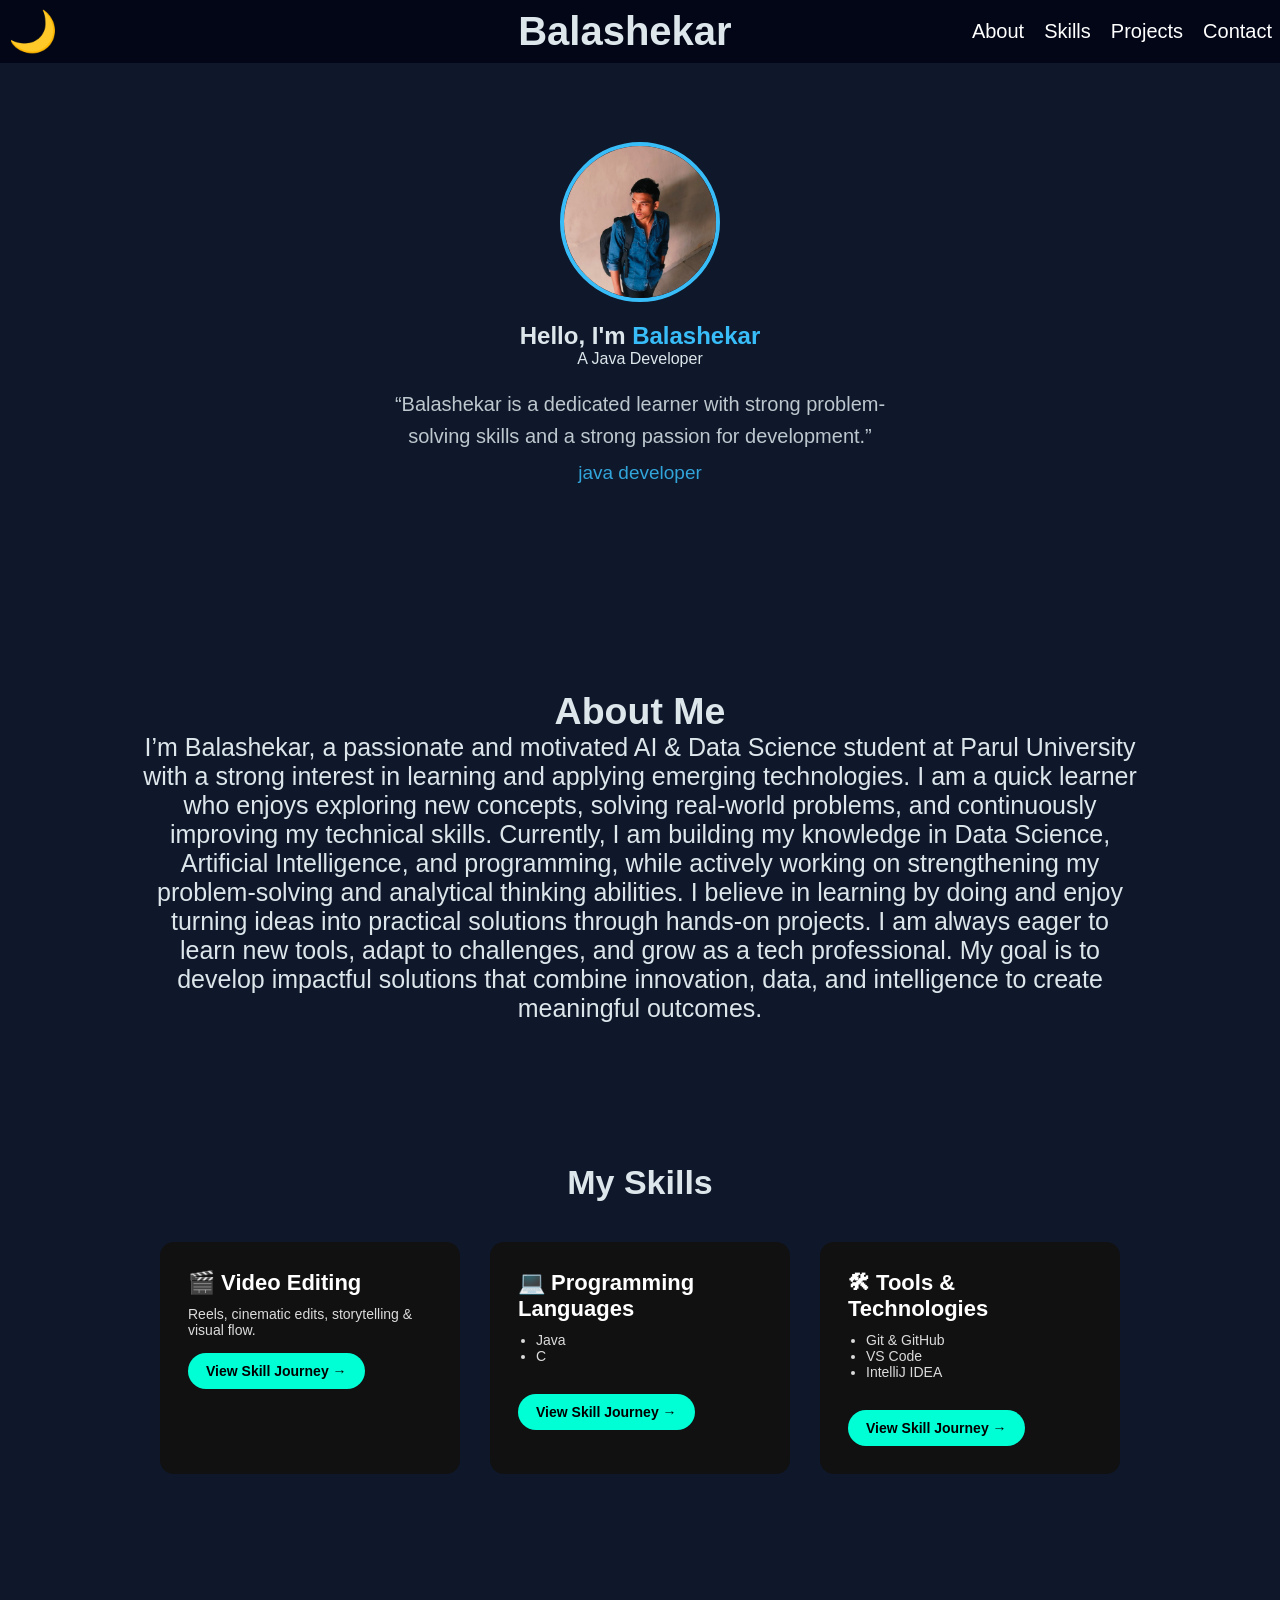
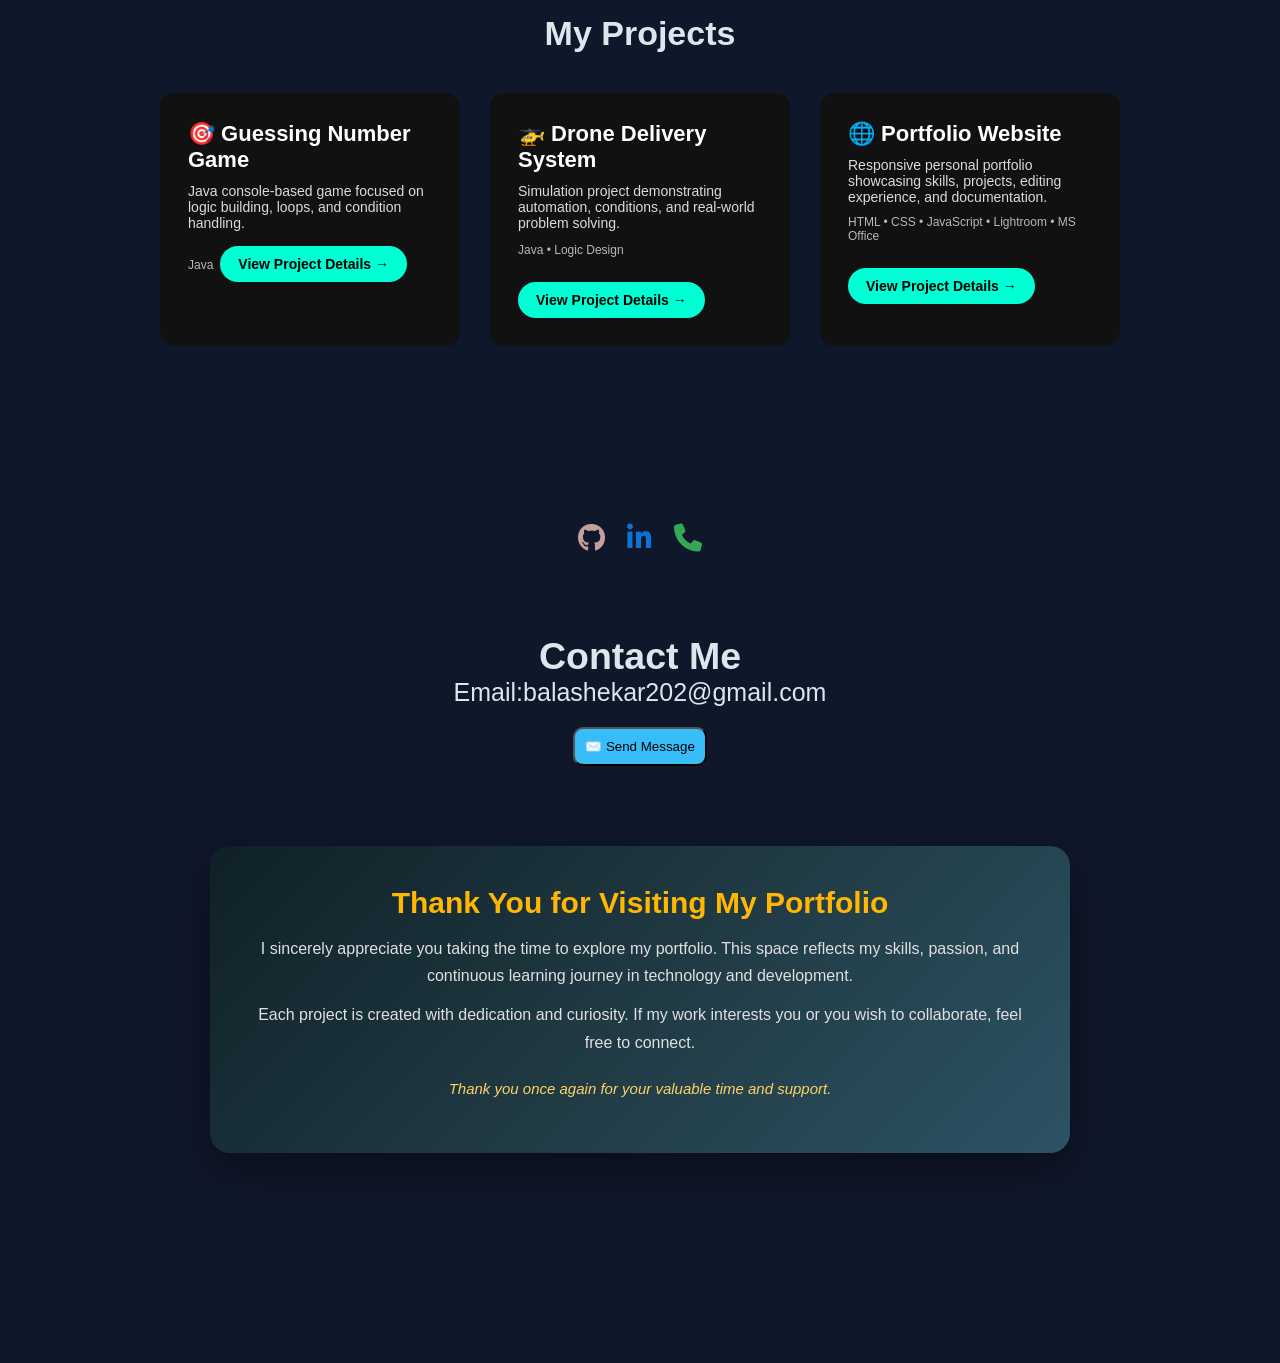
<file: index.html>
<!DOCTYPE html>
<html lang="en">
<head>
    <link rel="stylesheet" href="https://cdnjs.cloudflare.com/ajax/libs/font-awesome/6.5.1/css/all.min.css">
    <meta charset="UTF-8">
    <title>Balashekar | Portfolio</title>
    <link rel="stylesheet" href="style.css">
</head>
<body>
<div id="loader">
    <div class="spinner"></div>
</div>
    <!-- Navbar -->
    <nav>
        <button class="theme-btn" onclick="toggleTheme()">🌙</button>
        <h2 class="logo">Balashekar</h2>
        <ul class="bala-hero">
            <li><a href="#about">About</a></li>
            <li><a href="#skills">Skills</a></li>
            <li><a href="#projects">Projects</a></li>
            <li><a href="#contact">Contact</a></li>
        </ul>
    </nav>

   <section class="hero">

    <!-- Profile Photo -->
    <img src="profile.jpg" alt="Profile Photo" class="profile-pic">

     <!-- Name & role -->
    <h1>Hello, I'm <span id="typing"></span></h1>
    <p class="role">A Java Developer</p>
    <!-- Testimonial under profile photo -->
    <div class="hero-testimonial">
        <p id="heroTestimonial">
            “Balashekar is a dedicated learner with strong problem-solving skills and a strong passion for development.”
        </p>
        <span>java developer</span>
    </div>
</section>
    <!-- About -->
    <section id="about" class="section">
        <section class="section hidden">
        <h2>About Me</h2>
        <p>

           I’m Balashekar, a passionate and motivated AI & Data Science student at Parul University with a strong interest in learning
            and applying emerging technologies. I am a quick learner who enjoys exploring new concepts, solving real-world problems, and
             continuously improving my technical skills.
             Currently, I am building my knowledge in Data Science, Artificial Intelligence, and programming, while actively working on strengthening my problem-solving and analytical thinking abilities. I believe in learning by doing and enjoy turning ideas into practical solutions through hands-on projects.

I am always eager to learn new tools, adapt to challenges, and grow as a tech professional. My goal is to develop impactful solutions that combine innovation, data, and intelligence to create meaningful outcomes.
        </p>
    </section>
    <!-- Skills -->
 <section id="skills" class="section">
  <h2 class="section-title">My Skills</h2>

  <div class="card-container">

    <div class="card">
      <h3>🎬 Video Editing</h3>
      <p>
        Reels, cinematic edits, storytelling & visual flow.
      </p>
      <a href="skills/editing.html" class="view-btn">
        View Skill Journey →
      </a>
    </div>

    <div class="card">
      <h3>💻 Programming Languages</h3>
      <ul>
        <li>Java</li>
        <li>C</li>
      </ul>
      <a href="skills/programming.html" class="view-btn">
        View Skill Journey →
      </a>
    </div>

    <div class="card">
      <h3>🛠 Tools & Technologies</h3>
      <ul>
        <li>Git & GitHub</li>
        <li>VS Code</li>
        <li>IntelliJ IDEA</li>
      </ul>
      <a href="tools.html" target="_blank" class="view-btn">
        View Skill Journey →
      </a>
    </div>

  </div>
</section>

    <!-- Projects -->
   <section id="projects" class="section">
  <h2 class="section-title">My Projects</h2>

  <div class="card-container">

    <div class="card">
      <h3>🎯 Guessing Number Game</h3>
      <p>
        Java console-based game focused on logic building, loops,
        and condition handling.
      </p>
      <span class="tech">Java</span>
      <a href="guessing-game.html" target="_blank" class="view-btn">
        View Project Details →
      </a>
    </div>

    <div class="card">
      <h3>🚁 Drone Delivery System</h3>
      <p>
        Simulation project demonstrating automation, conditions,
        and real-world problem solving.
      </p>
      <span class="tech">Java • Logic Design</span>
      <a href="drone-project.html" target="_blank" class="view-btn">
        View Project Details →
      </a>
    </div>

    <div class="card">
      <h3>🌐 Portfolio Website</h3>
      <p>
        Responsive personal portfolio showcasing skills, projects,
        editing experience, and documentation.
      </p>
      <span class="tech">HTML • CSS • JavaScript • Lightroom • MS Office</span>
      <a href="portfolio-project.html" target="_blank" class="view-btn">
        View Project Details →
      </a>
    </div>

  </div>
</section>

    <!-- Contact -->
    <section id="contact" class="section contact">
       <div class="socials">
    <!-- GitHub -->
    <a href="https://github.com/balashekar2006" title="GitHub"> <i class="fab fa-github"></i>
    </a>
    <!-- LinkedIn -->
    <a href="https://www.linkedin.com/in/balashekartellagorla/" title="LinkedIn"><i class="fab fa-linkedin-in"></i>
    </a>
    <!-- Phone -->
    <a href="tel:+919398555608" class="contact-btn phone" title="Contact"><i class="fas fa-phone"></i>
</a>
</div>

        <section class="section hidden">
        <h2>Contact Me</h2>
        <p>Email:balashekar202@gmail.com</p>
      <button class="contact-btn email" onclick="sendEmail()" title="Send Message">
    ✉️ Send Message
</button>
<div class="portfolio-thankyou" id="thankYouSection">
    <h2>Thank You for Visiting My Portfolio</h2>
    <p>
        I sincerely appreciate you taking the time to explore my portfolio.
        This space reflects my skills, passion, and continuous learning journey
        in technology and development.
    </p>
    <p>
        Each project is created with dedication and curiosity.
        If my work interests you or you wish to collaborate, feel free to connect.
    </p>
    <p class="closing-line">
        Thank you once again for your valuable time and support.
    </p>
</div>

    </section>
    <script src="script.js"></script>
</body>
</html>
</file>
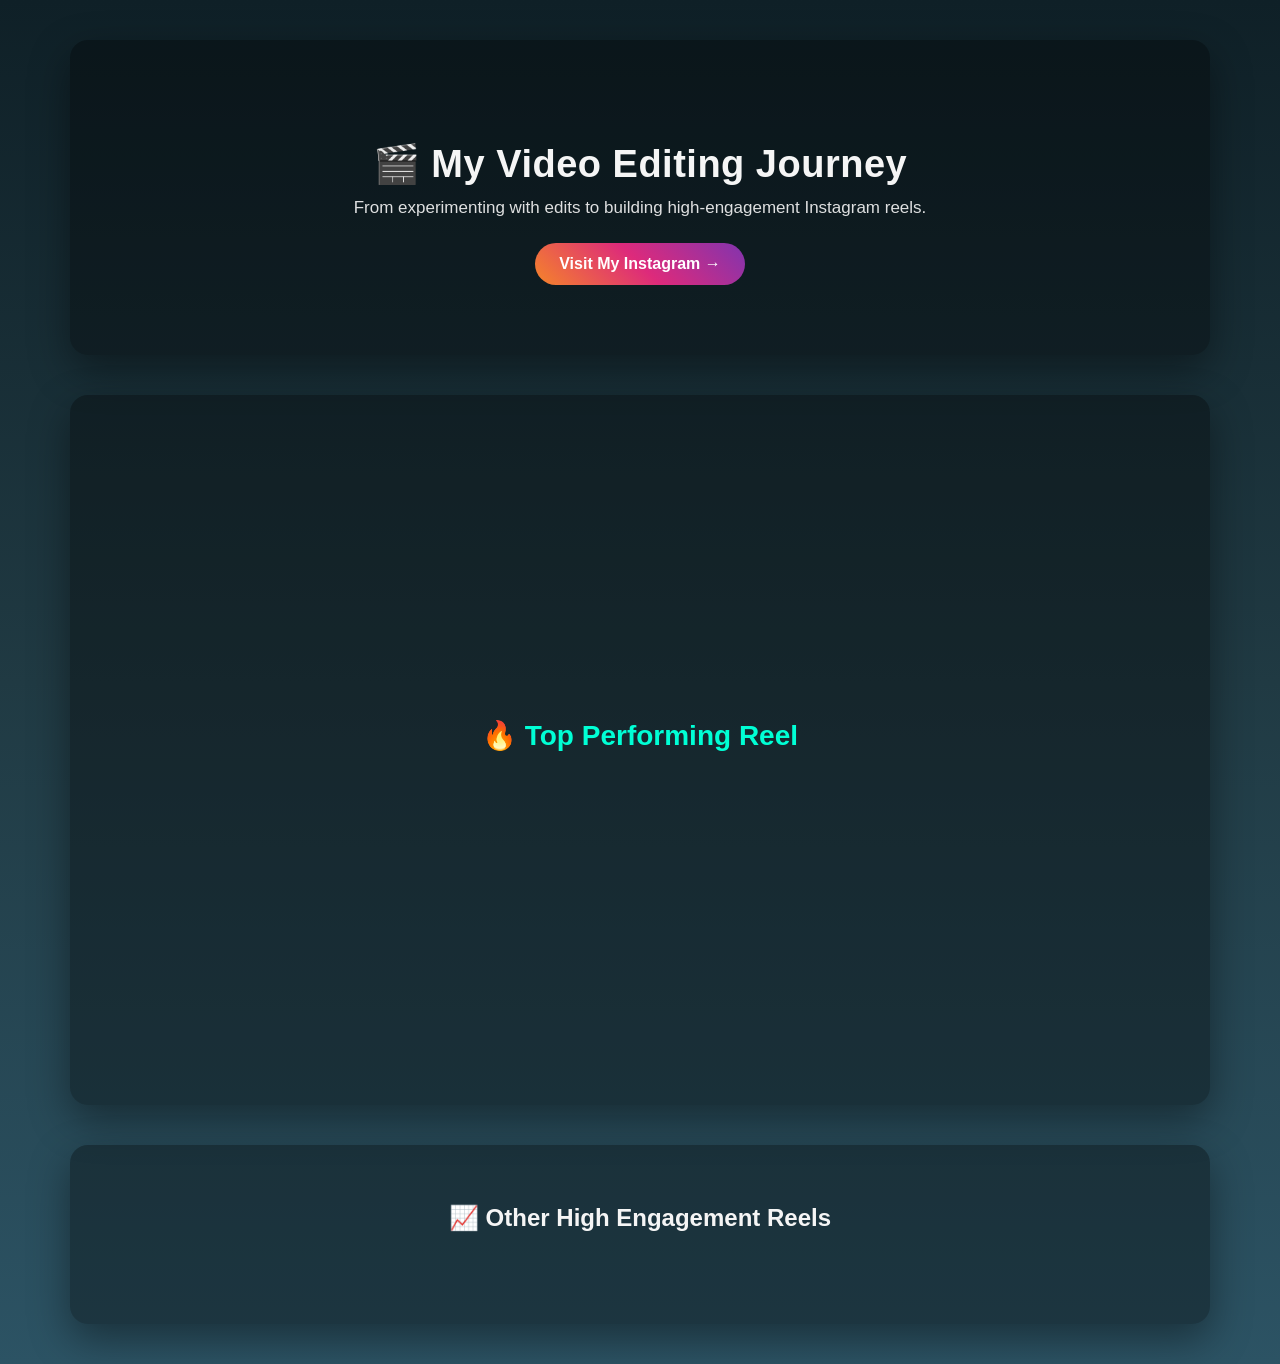
<file: skills/editing.html>
<!DOCTYPE html>
<html lang="en">
<head>
  <meta charset="UTF-8">
  <title>Editing Skill Journey</title>
  <link rel="stylesheet" href="editing.css">
</head>
<body>

  <section class="editing-hero">
    <h1>🎬 My Video Editing Journey</h1>
    <p>
      From experimenting with edits to building high-engagement Instagram reels.
    </p>

    <a href="https://www.instagram.com/rvstories0/"
       target="https://www.instagram.com/rvstories0/"
       class="insta-profile-btn">
       Visit My Instagram →
    </a>
  </section>

  <!-- TOP PERFORMING REEL -->
  <section class="top-reel">
    <h2>🔥 Top Performing Reel</h2>

    <!-- Instagram Embed -->
    <blockquote class="instagram-media"
      data-instgrm-permalink="https://www.instagram.com/p/DLwuKcjshPj/"
      data-instgrm-version="14">
    </blockquote>
  </section>

  <!-- OTHER REELS -->
  <section class="reels-grid">
    <h2>📈 Other High Engagement Reels</h2>

    <div class="reel-container">
      <blockquote class="instagram-media"
        data-instgrm-permalink="https://www.instagram.com/reel/DI8NKQepfmw/"
        data-instgrm-version="14">
      </blockquote>
    </div>
  </section>

  <script async src="//www.instagram.com/embed.js"></script>

</body>
</html>
</file>
<file: style.css>
* {
    margin: 0;
    padding: 0;
    box-sizing: border-box;
    font-family: Arial, sans-serif;
}
#loader {
    position: fixed;
    inset: 0;
    background: var(--bg);
    display: flex;
    justify-content: center;
    align-items: center;
    z-index: 9999;
}
.skill-btn {
  display: inline-block;
  margin-top: 15px;
  padding: 10px 18px;
  background: linear-gradient(135deg, #2563eb, #1e40af);
  color: #ffffff;
  font-weight: 600;
  text-decoration: none;
  border-radius: 8px;
  transition: transform 0.3s ease, box-shadow 0.3s ease;
}

.skill-btn:hover {
  transform: translateY(-3px);
  box-shadow: 0 8px 20px rgba(37, 99, 235, 0.4);
}


.spinner {
    width: 50px;
    height: 50px;
    border: 5px solid var(--card);
    border-top: 5px solid var(--accent);
    border-radius: 50%;
    animation: spin 1s linear infinite;
}

@keyframes spin {
    to {
        transform: rotate(360deg);
    }
}

body {
    
    background: #1142b3dc;
    color: rgb(167, 111, 111);
}

/* Navbar */
:root {
    --bg: #0f172a;
    --text: rgb(220, 230, 235);
    --card: #1e293b;
    --accent: #38bdf8;
}

.light {
    --bg: #b9dcdf;
    --text: #fbfbfb;
    --card: rgb(75, 38, 38);
}

body {
    background: var(--bg);
    color: var(--text);
    transition: 0.5s;
}


.theme-btn {
    background:none;
    border:none;
    font-size:40px;
    cursor:pointer;
    color: var(--accent);
}

nav {
    display: flex;
    justify-content: space-between;
    padding: 8px 8px;
    background: #020617;
    position: fixed;
    width: 100%;
    top: 0;
    right :0;
    left :0;
    z-index: 100;
}
.logo{
    font-size: 40px;
    display: flex;
    flex-direction: row;
    justify-content: center;
    align-items: center;
    text-align: center;
    flex:1;
    padding-left:240px;
}
.bala-hero {
font-size: 20px;
display: flex;
    flex-direction: row;
    justify-content: center;
    align-items: center;
    text-align: center;
}

nav ul {
    display: flex;
    list-style: none;
}

nav ul li {
    margin-left: 20px;
}

nav ul li a {
    color: white;
    text-decoration: none;
    transition: color 0.3s;
    
}

nav ul li a:hover {
    color: #38bdf8;
}
/* Hero */
.hero-testimonial {
    max-width: 500px;
    margin: 20px auto 25px;
    font-style:Bold;
    opacity: 0.85;
    animation: fadeIn 0.5s ease;
}

.hero-testimonial p {
    font-size: 20px;
    line-height: 1.6;
}

.hero-testimonial span {
    display: block;
    margin-top: 10px;
    color: var(--accent);
    font-style: normal;
    font-size: 19px;
}

.hero {
    margin-top: 100px;
    height: 50vh;
    display: flex;
    flex-direction: column;
    justify-content: center;
    align-items: center;
    text-align: center;
}

.hero span {
    color: #38bdf8;
}

.hero button {
    margin-top: 12px;
    padding: 10px 15px;
    border: none;
    background: #38bdf8;
    cursor: pointer;
    font-size: 20px;
    transition: transform 0.3s;
}

.hero button:hover {
    transform: scale(1.1);
}

/* Skills */
/* ================================
   SHARED SECTION STYLING
================================ */
.section {
  padding: 70px 20px;
  text-align: center;
}

.section-title {
  font-size: 34px;
  margin-bottom: 40px;
}

.card-container {
  display: flex;
  justify-content: center;
  gap: 30px;
  flex-wrap: wrap;
}

.card {
  background: #111;
  color: #fff;
  padding: 28px;
  width: 300px;
  border-radius: 14px;
  text-align: left;
  transition: all 0.3s ease;
}

.card:hover {
  transform: translateY(-10px);
  box-shadow: 0 10px 30px rgba(0, 255, 213, 0.15);
}

.card h3 {
  font-size: 22px;
  margin-bottom: 10px;
}

.card p,
.card li {
  font-size: 14px;
  opacity: 0.85;
}

.card ul {
  padding-left: 18px;
  margin-bottom: 15px;
}

.tech {
  display: inline-block;
  margin: 10px 0;
  font-size: 12px;
  opacity: 0.7;
}

.view-btn {
  display: inline-block;
  margin-top: 15px;
  padding: 10px 18px;
  background: #00ffd5;
  color: #000;
  text-decoration: none;
  border-radius: 25px;
  font-weight: 600;
  font-size: 14px;
}

.view-btn:hover {
  background: #00c4a7;
}
/* Contact */
.socials{
    margin-top: 25px;
    display: flex;
    justify-content: center;
    gap: 2px;
}

.socials-btn {
    padding: 12px 25px;
    text-decoration: none;
    color: rgb(168, 249, 143);
    border-radius: 30px;
    font-weight: bold;
    transition: all 0.4s ease;
}

.socials.github {
    background: #414a54;
}

.socials.linkedin {
    background: #0a66c2;
}
.socials.contact {
    background: #6ddf67;
}
.socials a i {
    font-size: 28px; /* Adjust icon size */
    transition: transform 0.3s, box-shadow 0.3s;
}

/* GitHub theme */
.socials a[title="GitHub"] i {
    color: #c79e9e; /* Official GitHub black */
}
.socials a[title="GitHub"]:hover i {
    transform: scale(1.2);
    color: #e272d3; /* GitHub green hover (optional) */
}
/* LinkedIn theme */
.socials a[title="LinkedIn"] i {
    color: #1072d4; /* Official LinkedIn blue */
}
.socials a[title="LinkedIn"]:hover i {
    transform: scale(1.2);
    color:#eddb57; /* Darker blue on hover */
}
/* Phone theme */
.socials a[title="Contact"] i {
    color: #34A853; /* Green phone icon */
}
.socials a[title="Contact"]:hover i {
    transform: scale(1.2);
    color:#cc233f; /* Darker green on hover */
}
.socials a {
    font-size: 30px;
    margin: 10px;
    display: inline-block;
    transition: 0.3s;
}

.socials a:hover {
    transform: translateY(-8px) rotate(5deg);
    color: var(--accent);
}

.contact button {
    
    margin-top: 20px;
    padding: 10px 10px;
    border-radius: 10px;
    background: #38bdf8;
    cursor: pointer;
}
.contact button:hover{
     background: #e2cf97;
    color: rgb(5, 32, 38);
    transform: translateY(-10px);
}
.profile-pic {
    width: 160px;
    height: 160px;
    border-radius: 50%;
    object-fit: cover;
    border: 4px solid #38bdf8;
    margin-bottom: 20px;
    animation: pulse 2.5s infinite;
    transition: all 0.4s ease;
}

.profile-pic:hover {
    box-shadow: 0 0 30px #38bdf8;
    transform: scale(1.08) rotate(2deg);
}


.profile-pic:hover {
    box-shadow: 0 0 25px #38bdf8;
    transform: scale(1.05);
}

@keyframes float {
    0% { transform: translateY(0); }
    50% { transform: translateY(-10px); }
    100% { transform: translateY(0); }
}
@keyframes fadeIn {
    from {
        opacity: 0;
        transform: translateY(10px);
    }
    to {
        opacity: 1;
        transform: translateY(0);
    }
}
@keyframes pulse {
    0% {
        box-shadow: 0 0 0 0 rgba(56, 189, 248, 0.7);
    }
    70% {
        box-shadow: 0 0 0 20px rgba(56, 189, 248, 0);
    }
    100% {
        box-shadow: 0 0 0 0 rgba(56, 189, 248, 0);
    }
}
/* Sections */
.section {
    padding: 70px 70px;
    text-align: center;
    font-size: 25px;
}
.hidden {
    opacity: 0;
    transform: translateY(50px);
    transition: all 1s ease;
}

.show {
    opacity: 1;
    transform: translateY(0);
}

@media (max-width: 768px) {
    nav {
        flex-direction: column;
        gap: 10px;
    }
    .skills, .projects {
        flex-direction: column;
        align-items: center;
    }
    .hero h1 {
        font-size: 30px;
    }
    .profile-pic {
        width: 120px;
        height: 120px;
    }
}
.portfolio-thankyou {
    margin-top: 80px;
    padding: 40px;
    text-align: center;
    background: linear-gradient(135deg, #0f2027, #203a43, #2c5364);
    color: #ffffff;
    border-radius: 20px;
    box-shadow: 0 15px 40px rgba(0, 0, 0, 0.4);
    opacity: 0;
    transform: translateY(30px);
    transition: all 1s ease;
}

.portfolio-thankyou h2 {
    font-size: 30px;
    margin-bottom: 15px;
    color: #ffb703;
}

.portfolio-thankyou p {
    font-size: 16px;
    line-height: 1.7;
    margin-bottom: 12px;
    color: #e0e0e0;
}

.portfolio-thankyou .closing-line {
    margin-top: 20px;
    font-size: 15px;
    font-style: italic;
    color: #ffd166;
}

/* Animation active state */
.portfolio-thankyou.show {
    opacity: 1;
    transform: translateY(0);
}

/* Responsive */
@media (max-width: 600px) {
    .portfolio-thankyou {
        padding: 25px;
    }

    .portfolio-thankyou h2 {
        font-size: 24px;
    }
}
</file>
<file: skills/editing.css>
body {
  background: linear-gradient(
    180deg,
    #0f2027,
    #203a43,
    #2c5364
  );
  color: #f5f5f5;
  font-family: "Segoe UI", Arial, sans-serif;
  margin: 0;
  padding: 0;
}
section {
  background: rgba(0, 0, 0, 0.35);
  margin: 40px auto;
  max-width: 1100px;
  border-radius: 18px;
  box-shadow: 0 15px 40px rgba(0, 0, 0, 0.4);
}

.editing-hero {
  text-align: center;
  padding: 70px 20px;
}

.editing-hero h1 {
  font-size: 38px;
  margin-bottom: 12px;
  letter-spacing: 0.5px;
}

.editing-hero p {
  font-size: 17px;
  opacity: 0.9;
  max-width: 650px;
  margin: auto;
}


.insta-profile-btn {
  display: inline-block;
  margin-top: 25px;
  padding: 12px 24px;
  background: linear-gradient(45deg, #f58529, #dd2a7b, #8134af);
  color: #fff;
  border-radius: 30px;
  text-decoration: none;
  font-weight: bold;
}

.top-reel {
  min-height: 70vh;              /* takes most of screen height */
  display: flex;
  flex-direction: column;
  justify-content: center;       /* vertical center */
  align-items: center;           /* horizontal center */
  text-align: center;
  padding: 40px 20px;
}
.top-reel h2 {
  font-size: 28px;
  margin-bottom: 25px;
}

.top-reel blockquote {
  max-width: 350px;
}


.top-reel h2 {
  margin-bottom: 20px;
  color: #00ffd5;
}

.reels-grid {
  padding: 40px 20px;
  text-align: center;
}

.reel-container {
  display: flex;
  justify-content: center;
  gap: 25px;
  flex-wrap: wrap;
}
.instagram-media {
  border-radius: 14px !important;
  overflow: hidden;
  transition: transform 0.3s ease;
}

.instagram-media:hover {
  transform: scale(1.03);
}
</file>
